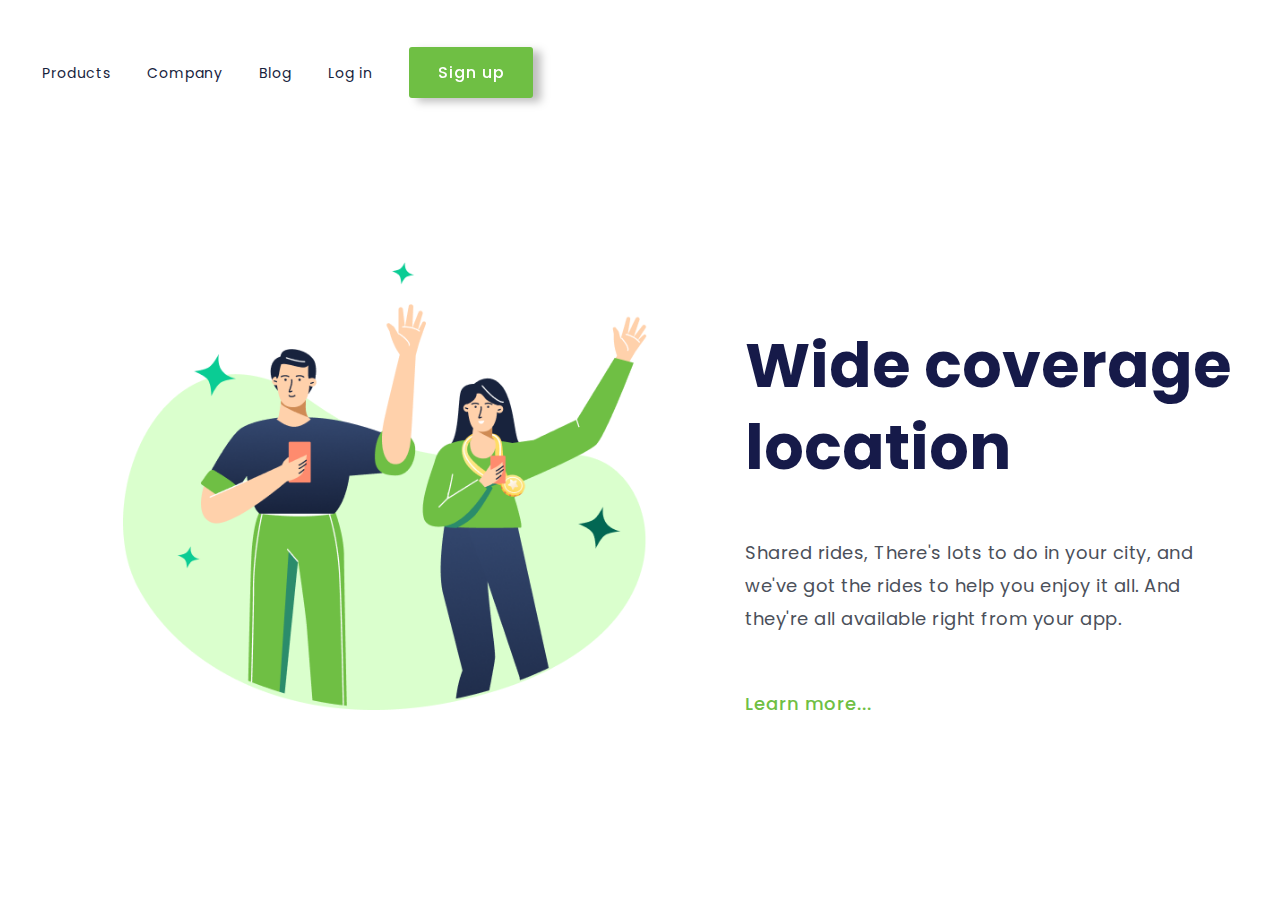
<file: index.html>
<!DOCTYPE html>
<html lang="en
pt-br">
<head>
    <meta charset="UTF-8">
    <meta name="viewport" content="width=device-width, initial-scale=1.0">
    <link rel="stylesheet" href="style.css">
    <link rel="preconnect" href="https://fonts.googleapis.com">
<link rel="preconnect" href="https://fonts.gstatic.com" crossorigin>
<link href="https://fonts.googleapis.com/css2?family=Montserrat:ital,wght@0,100..900;1,100..900&family=Poppins:wght@400;500;700&display=swap" rel="stylesheet">
    <title>Viagem</title>
</head>
<body>
    <header>
        <a href="products.html" class="link-header">Products</a>
        <a href="company.html" class="link-header">Company</a>
        <a href="blog.html" class="link-header">Blog</a>
        <a href="log.html" class="link-header">Log in</a>
        <button class="button-header">Sign up</button>
       

    </header>
    <img src="Trip-logo.png">
    <section>

    <h1>Wide coverage location</h1>
    <p>Shared rides, There's lots to do in your city, and we've got the rides to help you enjoy it all. 
        And they're all available right from your app.</p>
        <button class="learn">Learn more...</button>
    </section>
</body>
</html>
</file>
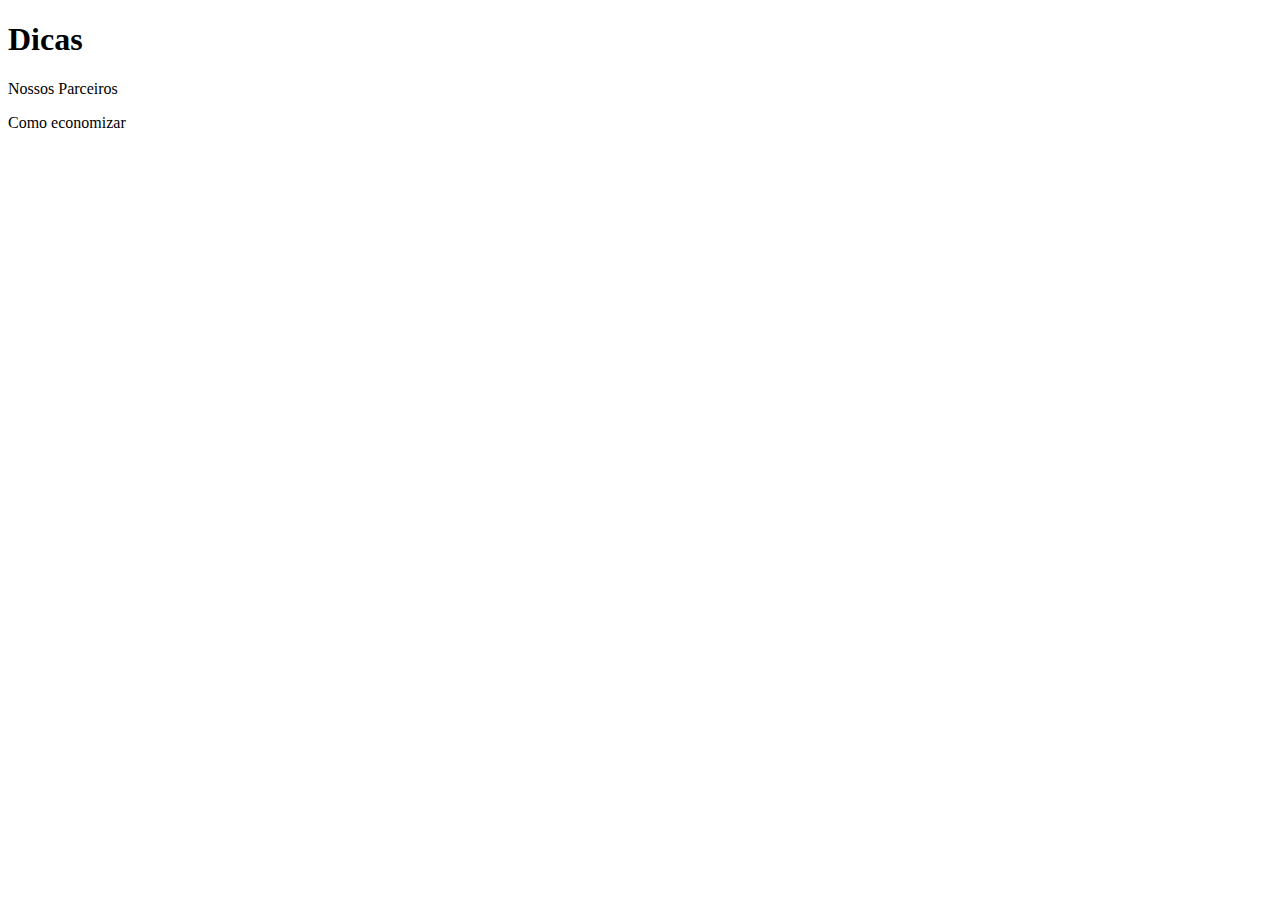
<file: blog.html>
<!DOCTYPE html>
<html lang="en">
<head>
    <meta charset="UTF-8">
    <meta name="viewport" content="width=device-width, initial-scale=1.0">
    <title>Document</title>
</head>
<body>
    <h1>Dicas</h1>
    <p>Nossos Parceiros</p>
    <p>Como economizar</p>
</body>
</html>
</file>
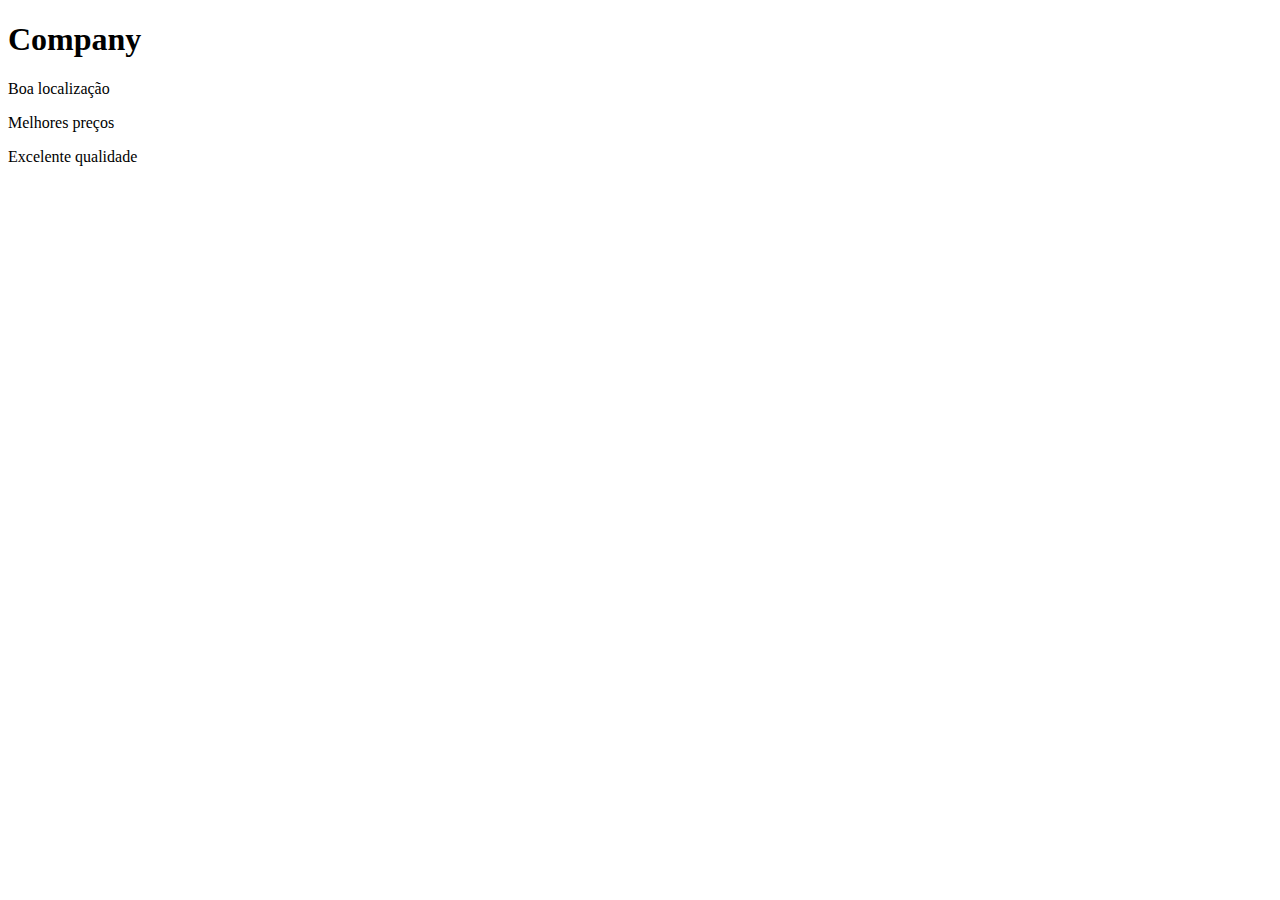
<file: company.html>
<!DOCTYPE html>
<html lang="en">
<head>
    <meta charset="UTF-8">
    <meta name="viewport" content="width=device-width, initial-scale=1.0">
    <title>Document</title>
</head>
<body>
    <h1>Company</h1>
    <p>Boa localização</p>
    <p>Melhores preços</p>
    <p>Excelente qualidade</p>
</body>
</html>
</file>
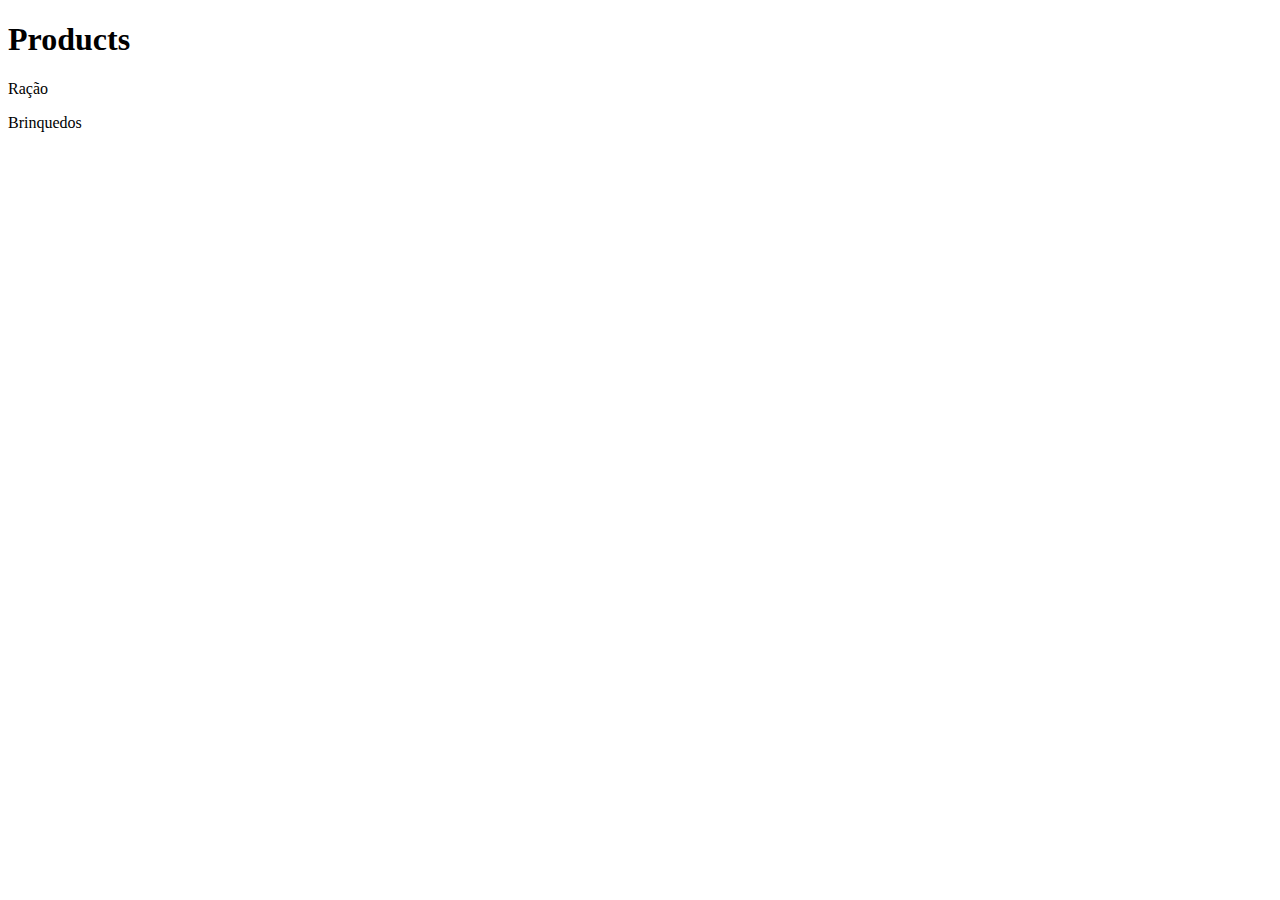
<file: products.html>
<!DOCTYPE html>
<html lang="en">
<head>
    <meta charset="UTF-8">
    <meta name="viewport" content="width=device-width, initial-scale=1.0">
    <title>Document</title>
</head>
<body>
    <h1>Products</h1>
    <p>Ração</p>
    <p>Brinquedos</p>
</body>
</html>
</file>
<file: style.css>
* {font-family: "Poppins", sans-serif;
    margin: 0;
    padding: 0;
    box-sizing: border-box;
    }
header {
    margin: 47px 0px 140px 42px;
    }
    .link-header {
        font-weight: 400;
        font-size: 14px;
        line-height: 21px;
        letter-spacing: 0.88px;
        color: #17233D;
        margin-right: 32px;
        text-decoration: none;
        cursor: pointer;
    }
    .button-header {
        width: 124px;
        height: 51px;
        font-weight: 500;
        font-size: 16px;
        line-height: 24px;
        letter-spacing: 1px;
        color: #FFFFFF;
        background: rgba(111, 191, 68, 1);
        border: none;
        border-radius: 3px;
        filter: drop-shadow(8px 4px 4px rgb(0,0,0,0.25));
        cursor: pointer;
    }
    img {
        width: 534px;
        height: 500;
        margin-left: 123px;
        display: inline-block;
    }
    section {
        margin-left: 84px;
        display: inline-block;
        width: 493px;
     
        
        }
    h1 {
        
        font-weight: 700;
        font-size: 62px;
        color: #161A49;
        margin-top:87px;
        line-height: 82px;
    
        }

        p {
            font-weight: 400;
            margin-top: 47px;
            font-size: 18px;
            line-height: 33px;
            letter-spacing: 0.5px;
            color: #4B505A;
        }
        .learn {
            font-weight: 500;
            font-size: 18px;
            background-color: transparent;
            letter-spacing: 1px;
            line-height: 27px;
            border: none;
            margin-top: 55px;
            cursor: pointer;
            color: rgba(111, 191, 68, 1);
            
        }
        @media screen  and (max-width:900px) {
            .link-header {
                display: none;
            }
            .button-header {
               margin-left: 200px;
            }
           
            
            
            
           
            
            section {
                width: auto;
                padding: 0;
                margin: 0;
            }

            
           
            h1 {
                font-weight: 700;
                font-size: 30px;
                line-height: 30px;
                margin: 30px 14px 0 14px;
                text-align: center;
                padding: 15px;
                
                letter-spacing: 0.6;
              
            }
            p {
                display: block;
                font-weight: 400;
                margin: 29px 15px 112px 15px;
                width: auto;
                text-align: center;
                font-size: 18px;
                line-height: 33px;
            }
           
           
            img {
                display: block;
                position: absolute;
                margin: 490px 39px 32px 39px;
                width: 312px;
                height: 288px;
                

            }
            .learn {
                font-weight: 500;
                display: block;
                margin: 0 auto;
            }
        }
</file>
